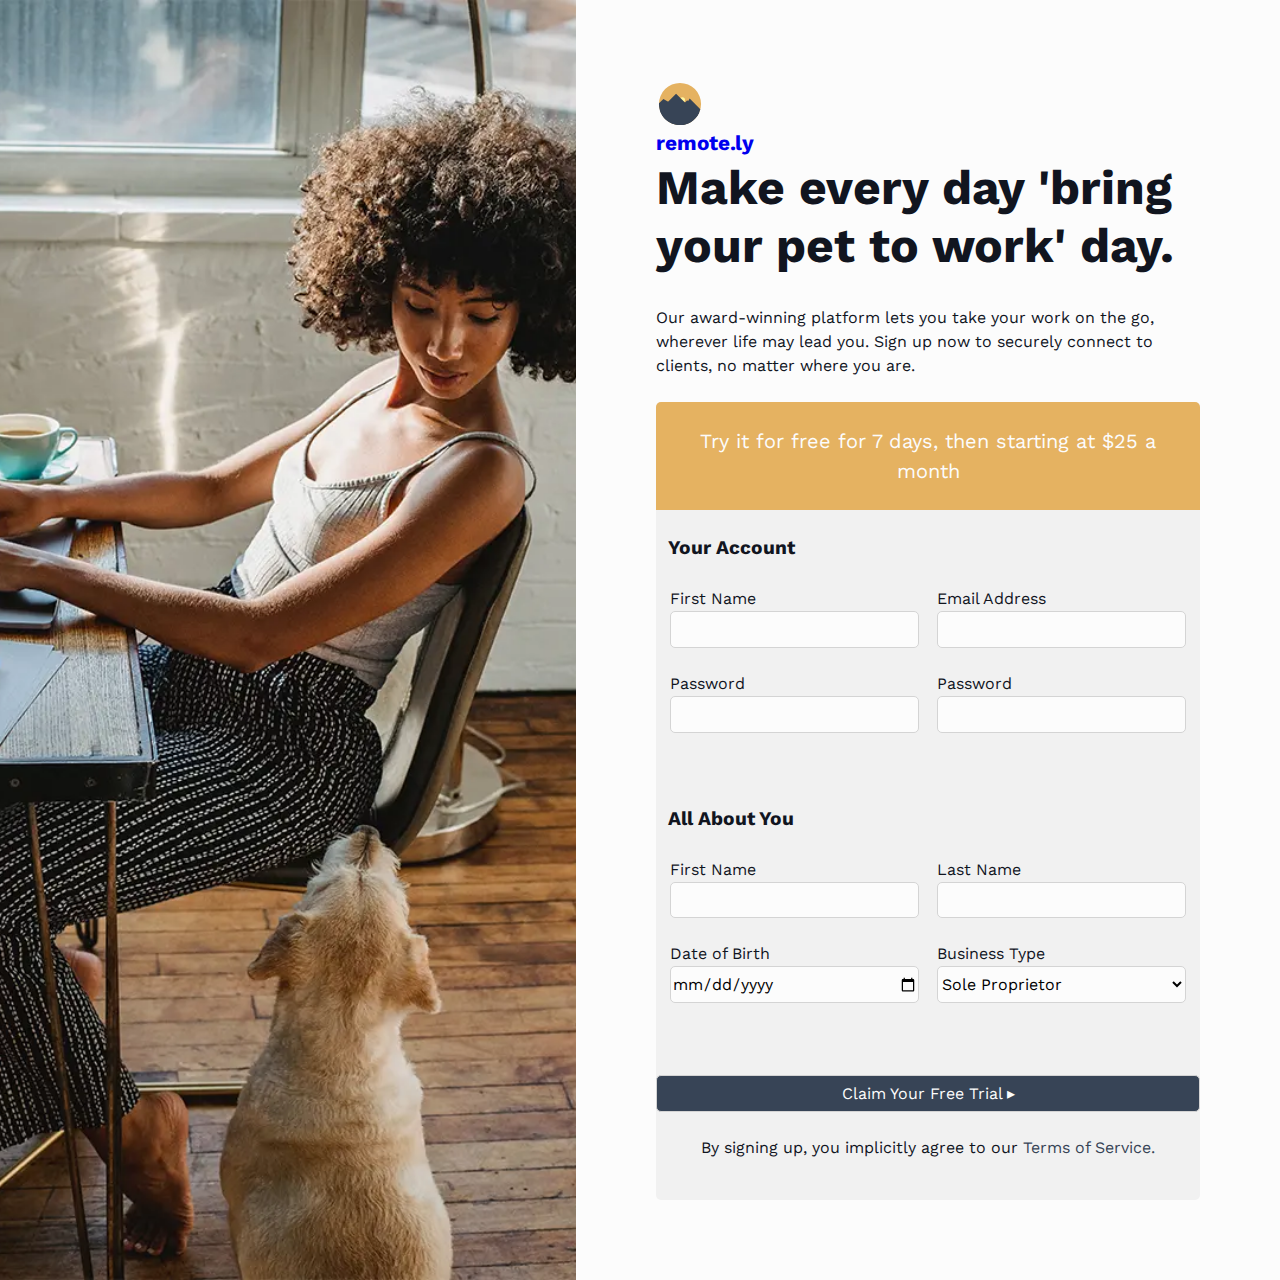
<file: 1530-lab-4-jmengracia11/index.html>
<!DOCTYPE html>
<html lang="en">
<head>
    <meta charset="UTF-8">
    <meta name="viewport" content="width=device-width, initial-scale=1.0">
    <title>remote.ly | Sign Up For Your Free Trial Today!</title>

    <!-- Website & Author Information -->
    <meta name="author" content="John Engracia">
    <meta name="description" content="This lab demonstrates a responsive web signup form for a fictitious tech startup.">

    <!-- Google Fonts -->
    <link rel="preconnect" href="https://fonts.gstatic.com">
	<link href="https://fonts.googleapis.com/css2?family=Work+Sans:wght@300&display=swap" rel="stylesheet">

    <!-- Stylesheets -->
    <link rel="stylesheet" href="css/reset.css">
    <link rel="stylesheet" href="css/styles.css">
</head>
<body>
    <header>
    </header>
    <section>
        <div>

        </div>
        <div class="content">
            <div class="top-content">
                <div class="logo">
                    <a href="index.html">
                        <img src="img/logo.svg" alt="logo" class="logo">
                    <h3> remote.ly</h3>
                    </a>
                </div>
                <h2>
                    Make every day 'bring your pet to work' day.
                </h2>
                <p>
                    Our award-winning platform lets you take your work on the go, wherever life may lead you. Sign up now to securely connect to clients, no matter where you are.
                </p>
            </div>
            <form action="#" method="post">
                <p>
                    Try it for free for 7 days, then starting at $25 a month
                </p>
                <fieldset>
                    <legend>
                        Your Account
                    </legend>
                    <div>
                        <label for="username">
                            First Name
                        </label>
                        <input id="username" name="username" type="text">
                    </div>
                    <div>
                        <label for="email">
                            Email Address
                        </label>
                        <input id="email" name="email" type="email">
                    </div>
                    <div>
                        <label for="password-1">
                            Password
                        </label>
                        <input id="password-1" name="password-1" type="password">
                    </div>
                    <div>
                        <label for="password-2">
                            Password
                        </label>
                        <input id="password-2" name="password-2" type="password">
                    </div>
                </fieldset>
                <fieldset>
                    <legend>
                        All About You
                    </legend>
                    <div>
                        <label for="first-name">First Name</label>
                        <input id="first-name" name="first-name" type="text">
                    </div>
                    <div>
                        <label for="last-name">
                            Last Name
                        </label>
                        <input id="last-name" name="last-name" type="text">
                    </div>
                    <div>
                        <label for="date-of-birth">Date of Birth</label>
                        <input id="date-of-birth" name="date-of-birth" type="date">
                    </div>
                    <div>
                        <label for="business-type">
                            Business Type
                        </label>
                        <select id="business-type" name="business-type">
                            <option value="sole-proprietorship">
                                Sole Proprietor
                            </option>
                            <option value="partnership">
                                Partnership
                            </option>
                            <option value="limited-liability-company">
                                Limited Liability Company
                            </option>
                            <option value="corporation">
                                Corporation
                            </option>
                        </select>
                    </div>
                    </fieldset>
                <div>
                    <input type="submit" value="Claim Your Free Trial &#9656;">
                </div>
                <p>
                    By signing up, you implicitly agree to our <a href="#">Terms of Service.</a>
                </p>
            </form>
        </div>

    </section>
</body>
</html>
</file>
<file: 1530-lab-4-jmengracia11/css/styles.css>
:root {
    --black: #11151f;
    --dark-grey: #d4d4d4;
    --grey-blue-hover: #283040;
    --grey-blue: #374456;
    --mid-grey: #f1f1f1;
    --white: #fcfcfc;
    --yellow: #e5b261;
}

body {
    background-color: var(--white);
    color: var(--black);
    font-family: 'Work Sans', sans-serif;
}

h2 {
    font-size: 3rem;
    line-height: 1.2;
    margin-bottom: 2rem;
}

h3 {
    font-size: 1.3rem;
    font-weight: 2px;
}

p {
    margin-bottom: 1.5rem;
}

section {
    min-height: 100vh;
}

section > div:first-of-type {
    min-height: 40rem;
    background: url('../img/work-at-home-with-pets.webp') center / cover;
}

.content {
    padding: 1rem 1rem 0 1rem;
}

.top-content {
    display: flex;
    flex-direction: column;
}

.content img:first-of-type {
    max-width: 3rem;
    height: auto;
}

.content a:first-of-type{
    text-decoration: none;
}


/* Form section */
form {
    background-color: var(--mid-grey);
    border-radius: 5px;
    padding: 0 0 1rem 0;
}

form p:first-of-type {
    text-align: center;
    font-size: 1.25rem;
    color: var(--white);
    background-color: var(--yellow);
    padding: 1.5rem;
    border-radius: 5px 5px 0 0;
}

fieldset {
    border: none;
    padding: 0.5rem 0.5rem 1.5rem 0.5rem;
    margin-bottom: 1.5rem;
}

fieldset legend {
    font-size: 1.2rem;
    font-weight: 700;
    margin-bottom: 1rem;
}

label {
    display: block;
}

input {
    width: 100%;
    height: 2.3rem;
    background-color: var(--white);
    border: 1px solid var(--dark-grey);
    border-radius: 5px;
}

select {
    width: 100%;
    height: 2.3rem;
    background-color: var(--white);
    border: 1px solid var(--dark-grey);
    border-radius: 5px;
}

form p:last-of-type, input [type="submit"] {
    padding: 0 0.8rem;
}

input[type="submit"] {
    width: 100%;
    color: var(--white);
    background-color: var(--grey-blue);
}

input[type="submit"]:hover { 
    background-color: var(--grey-blue-hover);
    cursor: pointer;
}

form div, form p:last-of-type {
    margin-bottom: 1.5rem;
}

form a {
    color: var(--grey-blue);
}

form p:last-of-type {
    text-align: center;
}

@media screen and (min-width: 600px) {
    .content {
        padding: 3rem;
    }

    fieldset {
        display: flex;
        flex-wrap: wrap;
        justify-content: space-between;
    }

    fieldset > div {
        width: 49%;
    }
}

@media screen and (min-width: 1000px) {
    .content img:first-of-type {
        max-width: 3rem;
        height: auto;
    }
    

    section {
        display: flex;
    }

    .content {
        padding: 5rem;
        width: 49%;
        min-width: 44rem;
    }

    .content fieldset div {
        padding: 0 0.25rem 0 0.25rem;
    }

    section > div:first-of-type{
        width: 49%;
        background: url('../img/work-at-home1.webp') center / cover;
    }
}

@media screen and (min-width: 1600px) {
    section {
        max-width: 100rem;
    }
}

/* ON YOUR OWN

    Write a special media query that only applies to the two smallest screen sizes. In these layouts, the brand (the logo and name of the company should):

    1. be positioned at the top of the page
    2. have white text
    3. have a drop-shadow on the text


    600px
    960px
    1600px
*/
</file>
